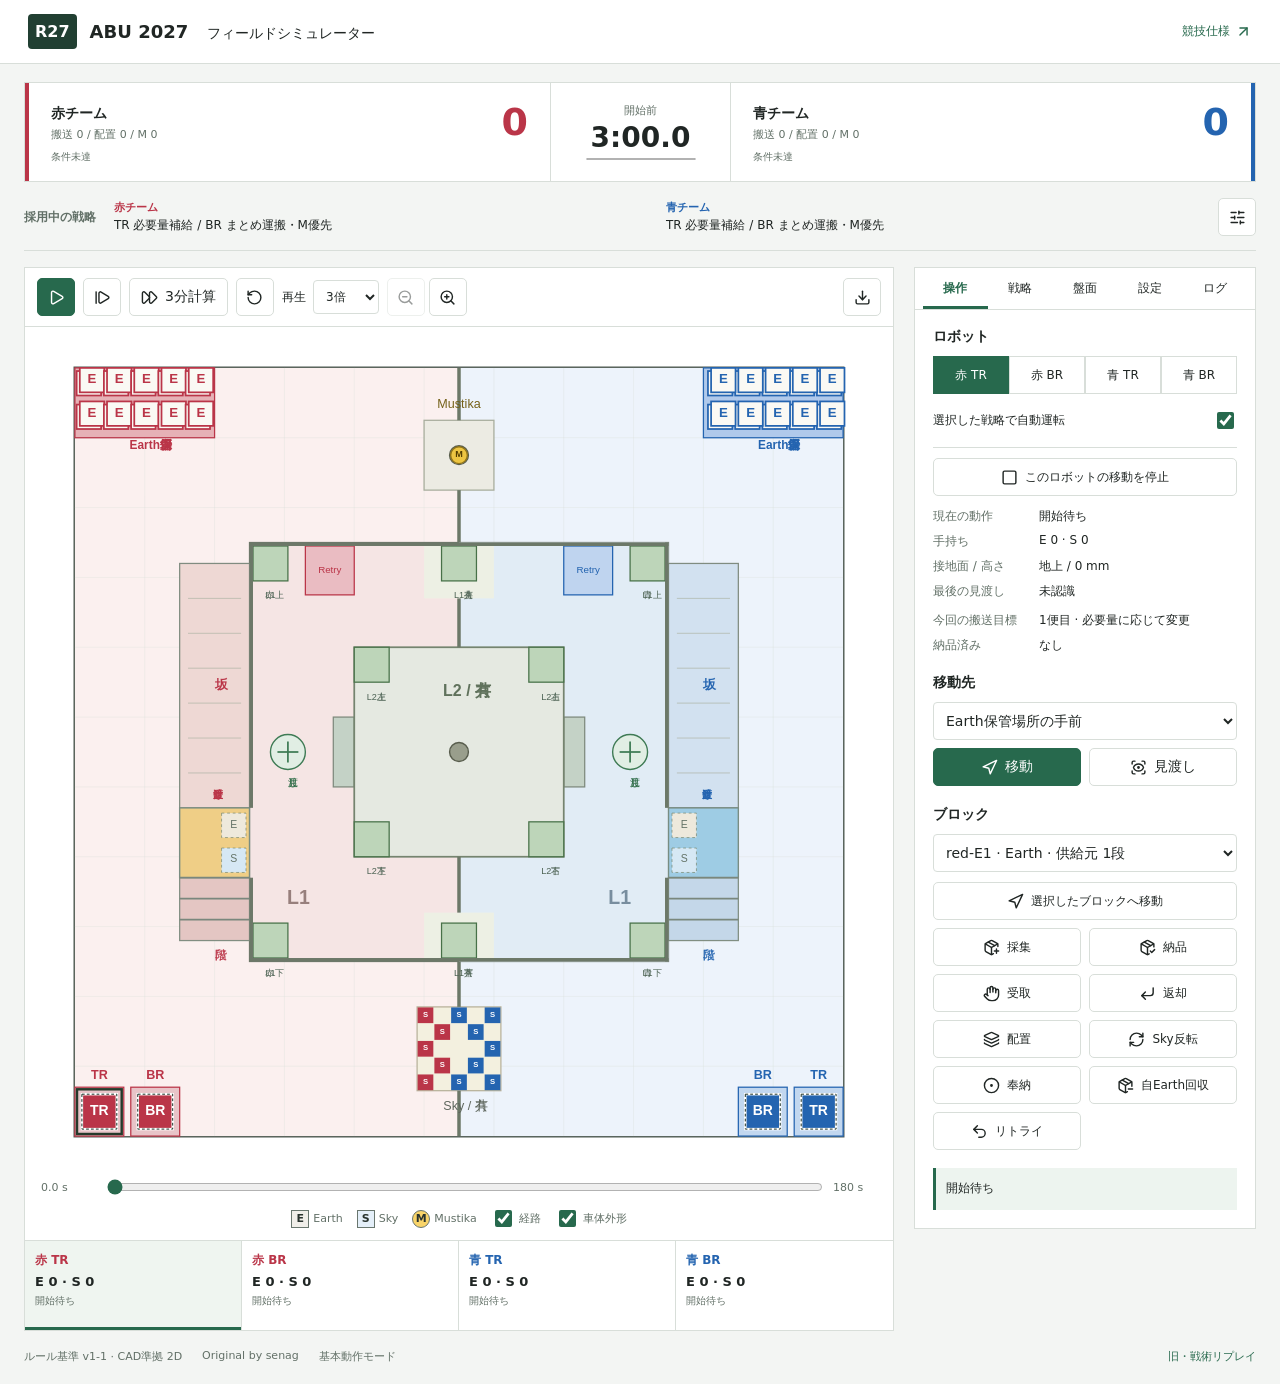
<file: index.html>
<!doctype html>
<html lang="ja">
<head>
  <meta charset="utf-8"><meta name="viewport" content="width=device-width,initial-scale=1">
  <title>ABU 2027 フィールドシミュレーター</title>
  <link rel="stylesheet" href="sim/style.css">
</head>
<body>
  <header class="topbar"><div><span class="brand-mark">R27</span><h1>ABU 2027 <span>フィールドシミュレーター</span></h1></div><a href="SIMULATION_RULES.md" target="_blank">競技仕様 <i data-lucide="arrow-up-right"></i></a></header>
  <main>
    <section class="matchbar" aria-label="試合状況">
      <div class="team-score red"><span>赤チーム</span><strong id="red-score">0</strong><small id="red-detail"></small><span id="red-mandate" class="mandate">条件未達</span></div>
      <div class="clock"><span id="match-state">開始前</span><strong id="clock">3:00.0</strong><progress id="progress" max="180" value="0"></progress></div>
      <div class="team-score blue"><span>青チーム</span><strong id="blue-score">0</strong><small id="blue-detail"></small><span id="blue-mandate" class="mandate">条件未達</span></div>
    </section>
    <section class="strategy-bar" aria-label="採用中の戦略">
      <strong class="strategy-bar-title">採用中の戦略</strong>
      <div class="strategy-current"><strong class="team-red">赤チーム</strong><span id="red-strategy-summary"></span></div>
      <div class="strategy-current"><strong class="team-blue">青チーム</strong><span id="blue-strategy-summary"></span></div>
      <button id="edit-strategies" class="icon" title="戦略を選択" aria-label="戦略を選択"><i data-lucide="sliders-horizontal"></i></button>
    </section>
    <div class="workspace">
      <section class="field-panel">
        <div class="toolbar">
          <button id="play" class="icon primary" title="開始・一時停止" aria-label="開始・一時停止"><i data-lucide="play"></i></button>
          <button id="step" class="icon" title="0.5秒進める" aria-label="0.5秒進める"><i data-lucide="step-forward"></i></button>
          <button id="finish" title="180秒まで計算"><i data-lucide="fast-forward"></i><span>3分計算</span></button>
          <button id="reset" class="icon" title="初期状態に戻す" aria-label="初期状態に戻す"><i data-lucide="rotate-ccw"></i></button>
          <label class="rate-label">再生<select id="rate"><option value="1">1倍</option><option value="3" selected>3倍</option><option value="5">5倍</option><option value="20">20倍</option><option value="60">60倍</option></select></label>
          <div class="zoom-tools"><button id="zoom-out" class="icon" title="フィールドを縮小" aria-label="フィールドを縮小"><i data-lucide="zoom-out"></i></button><button id="zoom-in" class="icon" title="フィールドを拡大" aria-label="フィールドを拡大"><i data-lucide="zoom-in"></i></button></div>
          <button id="download" class="icon push" title="試合ログを保存" aria-label="試合ログを保存"><i data-lucide="download"></i></button>
        </div>
        <div class="field-wrap"><canvas id="field" width="1000" height="1000" aria-label="競技フィールド。タップして移動先を指定"></canvas></div>
        <div class="timeline"><span id="elapsed">0.0 s</span><input id="timeline" type="range" min="0" max="180" step="0.5" value="0" aria-label="リプレイ時刻"><span>180 s</span></div>
        <div class="legend"><span><b class="earth-symbol">E</b> Earth</span><span><b class="sky-symbol">S</b> Sky</span><span><b class="mustika-symbol">M</b> Mustika</span><label><input id="show-path" type="checkbox" checked>経路</label><label><input id="show-body" type="checkbox" checked>車体外形</label></div>
        <div class="robot-strip" id="robots"></div>
      </section>
      <aside>
        <nav class="tabs" aria-label="表示切替"><button class="active" data-tab="operate">操作</button><button data-tab="strategies">戦略</button><button data-tab="state">盤面</button><button data-tab="settings">設定</button><button data-tab="log">ログ</button></nav>
        <section id="tab-operate" class="tab-content">
          <h2>ロボット</h2>
          <div id="robot-select" class="segmented"><button data-robot="redTR" class="active">赤 TR</button><button data-robot="redBR">赤 BR</button><button data-robot="blueTR">青 TR</button><button data-robot="blueBR">青 BR</button></div>
          <label class="toggle-row"><span>選択した戦略で自動運転</span><input id="auto" type="checkbox" checked></label>
          <button id="stop-robot" class="stop-robot" title="移動を停止して自動運転を解除"><i data-lucide="square"></i>このロボットの移動を停止</button>
          <dl class="robot-data"><div><dt>現在の動作</dt><dd id="robot-status"></dd></div><div><dt>手持ち</dt><dd id="robot-cargo"></dd></div><div><dt>接地面 / 高さ</dt><dd id="robot-ground"></dd></div><div><dt>最後の見渡し</dt><dd id="robot-scan"></dd></div></dl>
          <dl id="br-decision" class="robot-data" hidden><div><dt>選択した作業</dt><dd id="decision-summary"></dd></div><div><dt>今回の予測加点</dt><dd id="decision-gain"></dd></div><div><dt>計画全体の予測</dt><dd id="decision-horizon"></dd></div><div id="decision-assessment" hidden><dt>選択の理由</dt><dd id="decision-reason"></dd></div></dl>
          <dl id="br-work" class="robot-data" hidden><div><dt>現在の方針</dt><dd id="robot-phase"></dd></div><div><dt>作業予定</dt><dd><ol id="pending-work"></ol></dd></div></dl>
          <dl class="robot-data" id="transport-data"><div><dt>今回の搬送目標</dt><dd id="robot-plan"></dd></div><div><dt>納品済み</dt><dd id="robot-deliveries"></dd></div></dl>
          <h2>移動先</h2><select id="destination" aria-label="移動先"></select>
          <div class="command-row"><button id="move" class="primary"><i data-lucide="navigation"></i>移動</button><button id="scan"><i data-lucide="scan-eye"></i>見渡し</button></div>
          <h2>ブロック</h2><select id="object-select" aria-label="対象ブロック"></select>
          <button id="approach-object" class="stop-robot"><i data-lucide="navigation"></i>選択したブロックへ移動</button>
          <div class="command-grid"><button id="pickup"><i data-lucide="package-plus"></i>採集</button><button id="unload"><i data-lucide="package-check"></i>納品</button><button id="receive"><i data-lucide="hand"></i>受取</button><button id="return"><i data-lucide="corner-down-left"></i>返却</button><button id="place"><i data-lucide="layers"></i>配置</button><button id="flip"><i data-lucide="refresh-cw"></i>Sky反転</button><button id="enshrine"><i data-lucide="circle-dot"></i>奉納</button><button id="recover"><i data-lucide="package-minus"></i>自Earth回収</button><button id="retry"><i data-lucide="undo-2"></i>リトライ</button></div>
          <div id="feedback" role="status" class="feedback">開始待ち</div>
        </section>
        <section id="tab-state" class="tab-content" hidden><h2>受け渡し区画</h2><div id="transfer-state"></div><h2>サンクチュアリ達成履歴</h2><div id="sanctuary-state"></div><h2>タワー</h2><div id="tower-state"></div><h2>供給元</h2><div id="source-state"></div></section>
        <section id="tab-strategies" class="tab-content" hidden>
          <h2>戦略の組み合わせ</h2>
          <div id="strategy-selectors"></div>
          <div class="strategy-apply"><span id="strategy-status" role="status">適用済み</span><button id="apply-strategies" class="primary"><i data-lucide="check"></i>この戦略で初期化</button><button id="revert-strategies" class="icon" title="未適用の戦略変更を戻す" aria-label="未適用の戦略変更を戻す"><i data-lucide="undo-2"></i></button></div>
        </section>
        <section id="tab-settings" class="tab-content" hidden>
          <h2>走行・動作条件</h2>
          <label>赤の速度・加速度倍率<select id="red-speed"><option value="1">同等</option><option value="0.75">3/4</option><option value="0.5">1/2</option><option value="0.25">1/4</option></select></label>
          <label>青の速度・加速度倍率<select id="blue-speed"><option value="1">同等</option><option value="0.75">3/4</option><option value="0.5">1/2</option><option value="0.25">1/4</option></select></label>
          <label>最高速度 (m/s)<input id="max-speed" type="number" min="0.2" max="10" step="0.1" value="7"></label>
          <label>最高加速度 (m/s²)<input id="acceleration" type="number" min="0.1" max="10" step="0.1" value="3.5"></label>
          <label>見渡し停止 (秒)<input id="scan-seconds" type="number" min="0.5" max="15" step="0.5" value="1"></label>
          <label>坂の速度係数<input id="ramp-factor" type="number" min="0.1" max="1" step="0.05" value="0.55"></label>
          <label>階段の移動速度 (m/s)<input id="stair-speed" type="number" min="0.05" max="1" step="0.05" value="0.25"></label>
          <label>段ごとの停止 (秒)<input id="stair-pause" type="number" min="0.1" max="5" step="0.1" value="0.6"></label>
          <button id="apply-settings" class="primary">適用して初期化</button>
          <details><summary>モデルの前提・未対応</summary><ul><li>車体は500 mm角。姿勢変化・転倒は未計算。</li><li>受け渡し在庫はEarth専用3個・Sky専用4個。BRの返却分を確保する仮設定。</li><li>Mustikaは受け渡し区画内でTR保持からBRへ直接受取。床置きなし。</li><li>見渡し時の認識は誤差・遮蔽なし。配置失敗時は現地停止で再認識可。</li><li>坂・階段・把持・配置の時間は仮の性能値。</li><li>Earth/Skyの直接手渡し、Mustika混載、Earth/Sky保持中の手動リトライ、規定外の積み方は未対応。</li><li>故意の妨害・失格は自動裁定しない。</li><li>速度比較は運動性能のみを変更。撮影時間は共通。</li></ul></details>
        </section>
        <section id="tab-log" class="tab-content" hidden><div class="heading-row"><h2>動作・ルール判定</h2><label><input id="errors-only" type="checkbox">注意のみ</label></div><ol id="event-log"></ol></section>
      </aside>
    </div>
  </main>
  <footer><span>ルール基準 v1-1 · CAD準拠 2D</span><span>Original by senag</span><span id="run-summary">基本動作モード</span><a href="tactical-replay.html">旧・戦術リプレイ</a></footer>
  <script src="vendor/astar.js"></script><script src="vendor/lucide.min.js"></script><script src="sim/field.js"></script><script src="sim/engine.js"></script><script src="sim/score-planner.js"></script><script src="sim/efficient-strategy.js"></script><script src="sim/match-strategies.js"></script><script src="sim/competitive-strategies.js"></script><script src="sim/controllers.js"></script><script src="sim/view.js"></script>
</body>
</html>
</file>
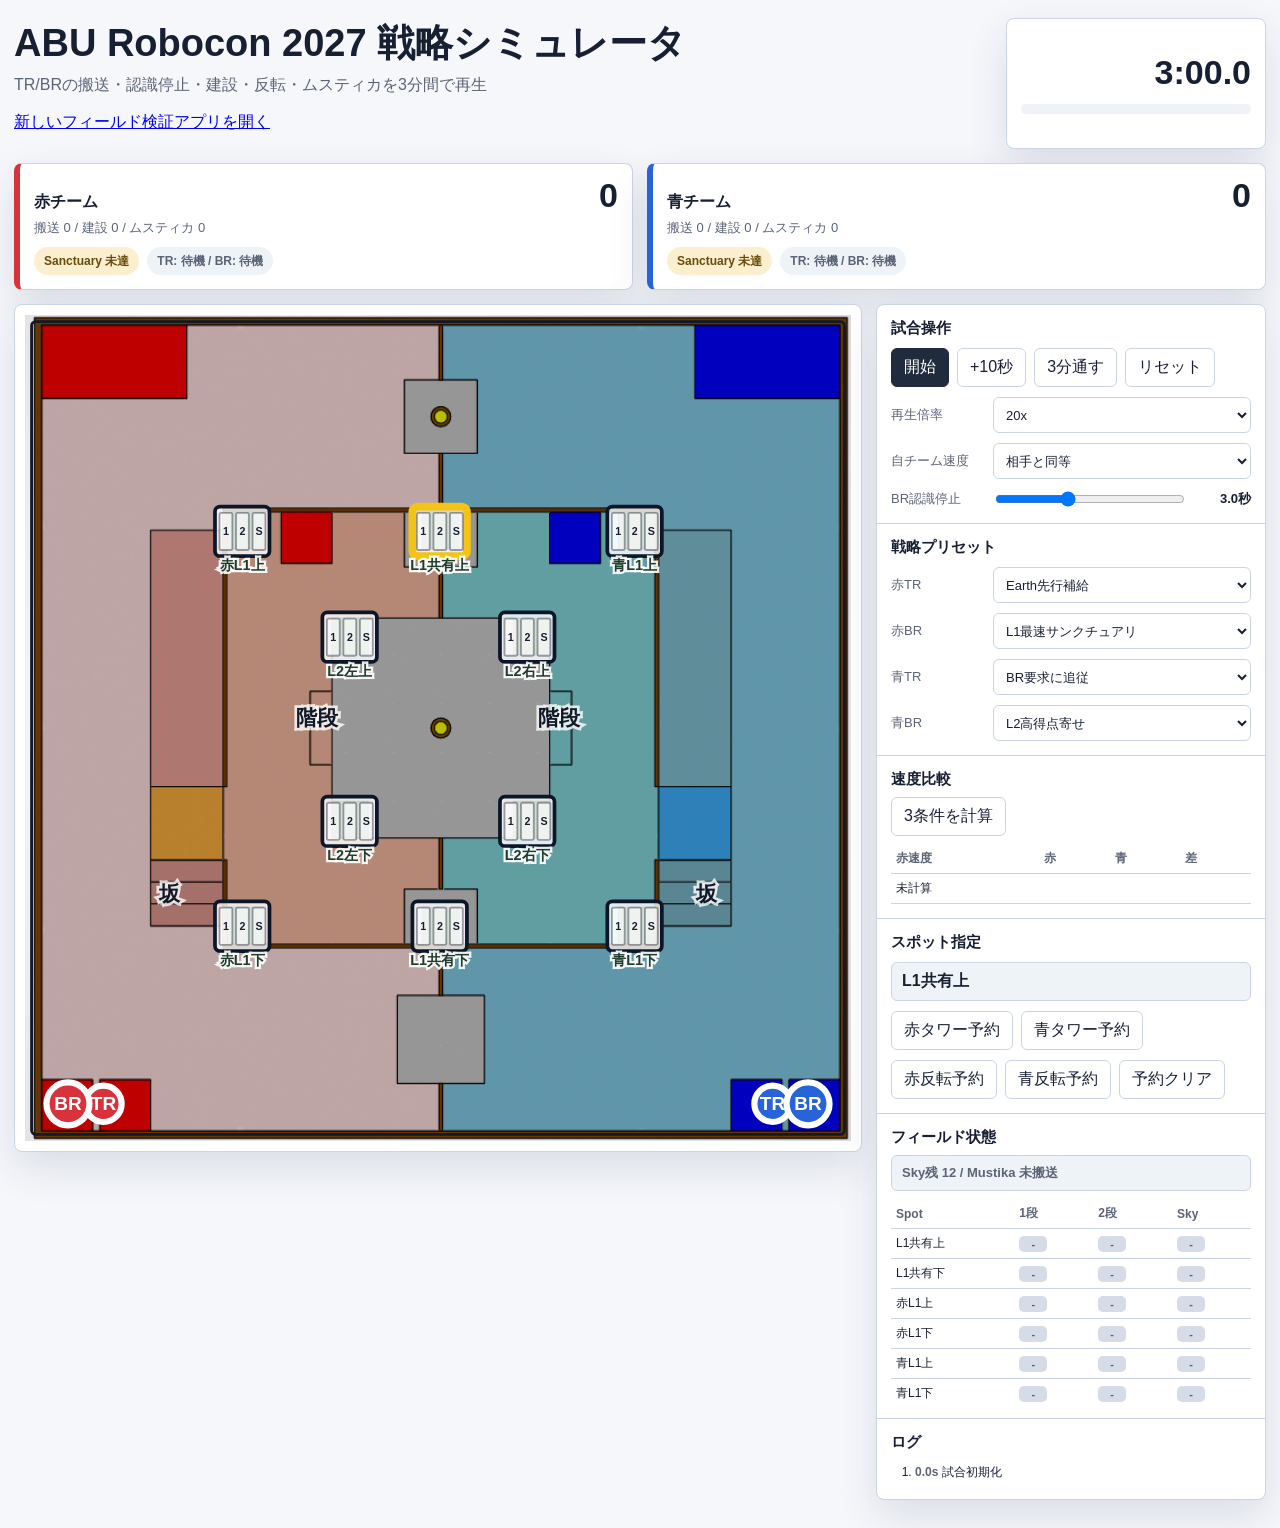
<file: legacy-simulator.html>
<!doctype html>
<html lang="ja">
<head>
  <meta charset="utf-8">
  <meta name="viewport" content="width=device-width, initial-scale=1">
  <title>ABU Robocon 2027 Strategy Simulator</title>
  <link rel="stylesheet" href="styles.css">
</head>
<body>
  <main class="app-shell">
    <header class="topbar">
      <div>
        <h1>ABU Robocon 2027 戦略シミュレータ</h1>
        <p class="subhead">TR/BRの搬送・認識停止・建設・反転・ムスティカを3分間で再生</p>
        <p><a href="field-simulator.html">新しいフィールド検証アプリを開く</a></p>
      </div>
      <div class="clock-card" aria-live="polite">
        <span id="match-time">3:00.0</span>
        <div class="time-track" aria-hidden="true">
          <div id="time-fill"></div>
        </div>
      </div>
    </header>

    <section class="scoreboard" aria-live="polite">
      <article class="team-summary red-team">
        <div class="team-heading">
          <span>赤チーム</span>
          <strong id="red-score">0</strong>
        </div>
        <div class="score-detail" id="red-breakdown">搬送 0 / 建設 0 / ムスティカ 0</div>
        <div class="team-flags">
          <span id="red-sanctuary" class="flag">Sanctuary 未達</span>
          <span id="red-action" class="flag quiet">待機</span>
        </div>
      </article>
      <article class="team-summary blue-team">
        <div class="team-heading">
          <span>青チーム</span>
          <strong id="blue-score">0</strong>
        </div>
        <div class="score-detail" id="blue-breakdown">搬送 0 / 建設 0 / ムスティカ 0</div>
        <div class="team-flags">
          <span id="blue-sanctuary" class="flag">Sanctuary 未達</span>
          <span id="blue-action" class="flag quiet">待機</span>
        </div>
      </article>
    </section>

    <section class="workspace">
      <div class="field-wrap">
        <svg id="field" viewBox="0 0 100 100" role="img" aria-labelledby="field-title field-desc">
          <title id="field-title">Robocon 2027 simulation field</title>
          <desc id="field-desc">SolidWorksモデル由来のフィールド画像を背景にし、ロボット、移動軌跡、建設スポット状態を重ねて表示します。</desc>
          <image class="field-photo" href="assets/solidworks-field-top.png" x="0" y="0" width="100" height="100" preserveAspectRatio="none"></image>
          <rect class="field-image-border" x="0.8" y="0.8" width="98.4" height="98.4" rx="0.5"></rect>
          <g class="field-annotations">
            <text x="17.5" y="71" text-anchor="middle">坂</text>
            <text x="82.5" y="71" text-anchor="middle">坂</text>
            <text x="35.3" y="49.6" text-anchor="middle">階段</text>
            <text x="64.7" y="49.6" text-anchor="middle">階段</text>
          </g>
          <g id="spot-layer"></g>
          <g id="path-layer"></g>
          <g id="robot-layer"></g>
        </svg>
      </div>

      <aside class="side-panel">
        <section class="panel-section">
          <h2>試合操作</h2>
          <div class="button-row">
            <button id="play-toggle" type="button" class="primary">開始</button>
            <button id="step-button" type="button">+10秒</button>
            <button id="finish-button" type="button">3分通す</button>
            <button id="reset-button" type="button">リセット</button>
          </div>
          <label class="field-control">
            <span>再生倍率</span>
            <select id="playback-rate">
              <option value="1">1x</option>
              <option value="5">5x</option>
              <option value="20" selected>20x</option>
              <option value="60">60x</option>
            </select>
          </label>
          <label class="field-control">
            <span>自チーム速度</span>
            <select id="red-speed">
              <option value="1" selected>相手と同等</option>
              <option value="0.5">相手の1/2</option>
              <option value="0.25">相手の1/4</option>
            </select>
          </label>
          <label class="field-control">
            <span>BR認識停止</span>
            <input id="scan-time" type="range" min="0" max="8" step="0.5" value="3">
            <strong id="scan-label">3.0秒</strong>
          </label>
        </section>

        <section class="panel-section">
          <h2>戦略プリセット</h2>
          <label class="field-control">
            <span>赤TR</span>
            <select id="red-tr-strategy"></select>
          </label>
          <label class="field-control">
            <span>赤BR</span>
            <select id="red-br-strategy"></select>
          </label>
          <label class="field-control">
            <span>青TR</span>
            <select id="blue-tr-strategy"></select>
          </label>
          <label class="field-control">
            <span>青BR</span>
            <select id="blue-br-strategy"></select>
          </label>
        </section>

        <section class="panel-section compact">
          <h2>速度比較</h2>
          <div class="button-row">
            <button id="compare-button" type="button">3条件を計算</button>
          </div>
          <div class="table-wrap">
            <table>
              <thead>
                <tr>
                  <th>赤速度</th>
                  <th>赤</th>
                  <th>青</th>
                  <th>差</th>
                </tr>
              </thead>
              <tbody id="comparison-table">
                <tr><td colspan="4">未計算</td></tr>
              </tbody>
            </table>
          </div>
        </section>

        <section class="panel-section">
          <h2>スポット指定</h2>
          <div class="selected-spot" id="selected-spot">L1共有A</div>
          <div class="button-row">
            <button id="red-add-tower" type="button">赤タワー予約</button>
            <button id="blue-add-tower" type="button">青タワー予約</button>
          </div>
          <div class="button-row">
            <button id="red-add-flip" type="button">赤反転予約</button>
            <button id="blue-add-flip" type="button">青反転予約</button>
            <button id="clear-custom" type="button">予約クリア</button>
          </div>
        </section>

        <section class="panel-section compact">
          <h2>フィールド状態</h2>
          <div id="stock-line" class="stock-line">Sky残 12 / Mustika 未搬送</div>
          <div class="table-wrap">
            <table>
              <thead>
                <tr>
                  <th>Spot</th>
                  <th>1段</th>
                  <th>2段</th>
                  <th>Sky</th>
                </tr>
              </thead>
              <tbody id="tower-table"></tbody>
            </table>
          </div>
        </section>

        <section class="panel-section compact">
          <h2>ログ</h2>
          <ol id="event-log" class="event-log" aria-live="polite"></ol>
        </section>
      </aside>
    </section>
  </main>

  <script src="app.js"></script>
</body>
</html>
</file>
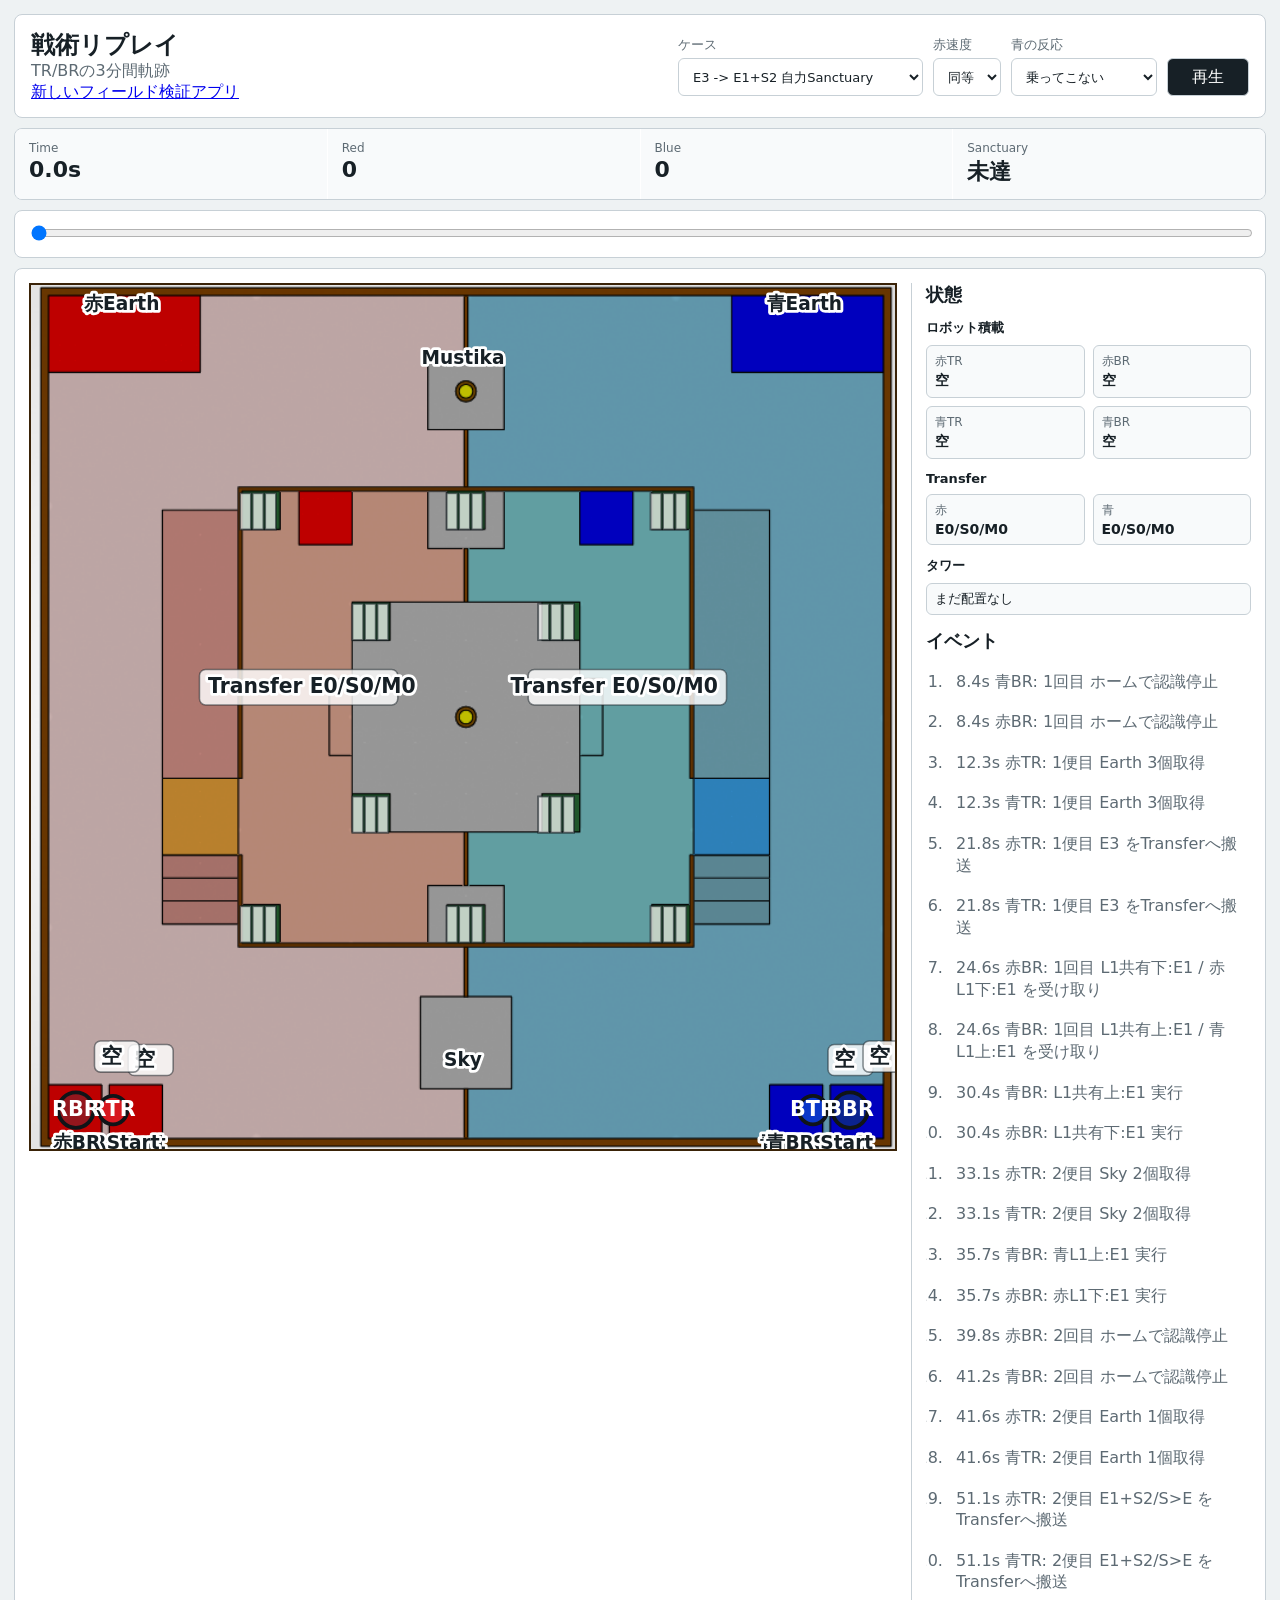
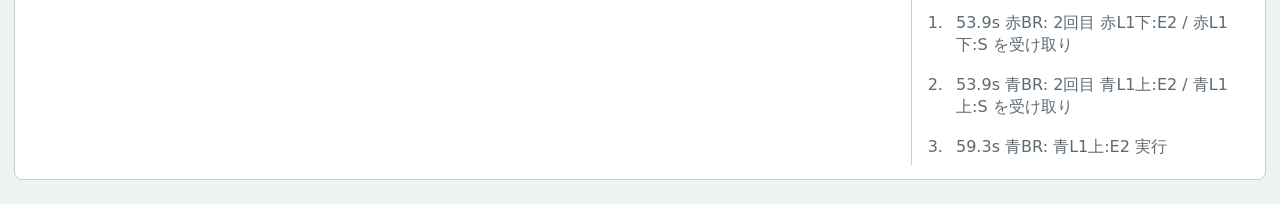
<file: tactical-replay.html>
<!doctype html>
<html lang="ja">
  <head>
    <meta charset="utf-8">
    <meta name="viewport" content="width=device-width, initial-scale=1">
    <title>ABU Robocon 2027 Tactical Replay</title>
    <link rel="stylesheet" href="tactical-replay.css">
  </head>
  <body>
    <main class="app-shell">
      <header class="topbar">
        <div>
          <h1>戦術リプレイ</h1>
          <p>TR/BRの3分間軌跡</p>
          <p><a href="field-simulator.html">新しいフィールド検証アプリ</a></p>
        </div>
        <div class="controls">
          <label>
            ケース
            <select id="case-select">
              <option value="stable-self">E3 -> E1+S2 自力Sanctuary</option>
              <option value="flip-trap">E2 -> E1+S1 共有餌からSky反転</option>
              <option value="poach">相手1段目をE+Sで漁夫完成</option>
            </select>
          </label>
          <label>
            赤速度
            <select id="speed-select">
              <option value="1">同等</option>
              <option value="0.75">3/4</option>
              <option value="0.5">1/2</option>
              <option value="0.25">1/4</option>
            </select>
          </label>
          <label>
            青の反応
            <select id="blue-response-select">
              <option value="ignore">乗ってこない</option>
              <option value="join">共有に乗ってくる</option>
            </select>
          </label>
          <button type="button" id="play-button">再生</button>
        </div>
      </header>

      <section class="status-grid" aria-live="polite">
        <div>
          <span>Time</span>
          <strong id="time-label">0.0s</strong>
        </div>
        <div>
          <span>Red</span>
          <strong id="red-score">0</strong>
        </div>
        <div>
          <span>Blue</span>
          <strong id="blue-score">0</strong>
        </div>
        <div>
          <span>Sanctuary</span>
          <strong id="sanctuary-label">未達</strong>
        </div>
      </section>

      <section class="timeline">
        <input id="time-slider" type="range" min="0" max="180" value="0" step="0.1" aria-label="再生時刻">
      </section>

      <section class="layout">
        <div class="field-wrap">
          <svg id="field" viewBox="0 0 100 100" role="img" aria-label="ABU Robocon 2027 field replay">
            <image href="assets/solidworks-field-top.png" x="0" y="0" width="100" height="100" preserveAspectRatio="none"></image>
            <g id="annotation-layer"></g>
            <g id="trail-layer"></g>
            <g id="tower-layer"></g>
            <g id="robot-layer"></g>
          </svg>
        </div>

        <aside class="side-panel">
          <section class="state-panel">
            <h2>状態</h2>
            <div class="state-section">
              <h3>ロボット積載</h3>
              <div class="state-grid">
                <div><span>赤TR</span><strong id="red-tr-cargo">空</strong></div>
                <div><span>赤BR</span><strong id="red-br-cargo">空</strong></div>
                <div><span>青TR</span><strong id="blue-tr-cargo">空</strong></div>
                <div><span>青BR</span><strong id="blue-br-cargo">空</strong></div>
              </div>
            </div>
            <div class="state-section">
              <h3>Transfer</h3>
              <div class="state-grid">
                <div><span>赤</span><strong id="red-transfer">E0 / S0 / M0</strong></div>
                <div><span>青</span><strong id="blue-transfer">E0 / S0 / M0</strong></div>
              </div>
            </div>
            <div class="state-section">
              <h3>タワー</h3>
              <ul id="tower-state-list" class="tower-state-list"></ul>
            </div>
          </section>

          <section class="event-panel">
            <h2>イベント</h2>
            <ol id="event-list"></ol>
          </section>
        </aside>
      </section>
    </main>

    <script src="tactical-replay.js"></script>
  </body>
</html>
</file>
<file: sim/style.css>
:root{font-family:"Yu Gothic UI","Meiryo",system-ui,sans-serif;color:#202624;background:#f3f5f3;font-size:14px;letter-spacing:0;--line:#d8ded9;--muted:#627067;--red:#ba3548;--blue:#2464b0;--green:#27694d}*{box-sizing:border-box}body{margin:0}button,input,select{font:inherit}button,a,input,select{touch-action:manipulation}button{display:inline-flex;align-items:center;justify-content:center;gap:7px;min-height:38px;border:1px solid var(--line);border-radius:5px;background:white;color:inherit;padding:7px 11px;cursor:pointer;white-space:nowrap}button:hover{background:#edf3ee;border-color:#9cb2a2}button:focus-visible,a:focus-visible,input:focus-visible,select:focus-visible{outline:3px solid #88b89c;outline-offset:2px}button:disabled{opacity:.45;cursor:not-allowed}.primary{background:var(--green);color:#fff;border-color:var(--green)}.primary:hover{background:#20583f}.icon{width:38px;padding:8px;flex:0 0 38px}svg.lucide{width:17px;height:17px;flex-shrink:0}select,input[type=number]{border:1px solid var(--line);border-radius:4px;min-height:38px;padding:6px 8px;min-width:0;max-width:100%;background:white;color:inherit}input[type=checkbox]{accent-color:var(--green);width:17px;height:17px}input[type=range]{accent-color:var(--green);min-width:0}a{color:var(--green);text-decoration:none}h1,h2,p{margin:0}h1{font-size:18px;font-weight:700}h1 span{font-size:14px;font-weight:500;margin-left:12px}h2{font-size:14px;margin:20px 0 10px}h2:first-child{margin-top:0}.topbar{height:64px;background:white;border-bottom:1px solid var(--line);display:flex;justify-content:space-between;align-items:center;padding:0 28px;gap:16px}.topbar>div{display:flex;align-items:center;gap:13px;min-width:0}.brand-mark{font-weight:800;font-size:16px;background:#213f32;color:white;padding:8px 7px;border-radius:4px}.topbar>a{display:flex;align-items:center;gap:5px;font-size:12px;flex-shrink:0}main{max-width:1520px;margin:auto;padding:18px 24px}.matchbar{display:grid;grid-template-columns:1fr 180px 1fr;background:white;border:1px solid var(--line);margin-bottom:16px;min-height:100px}.team-score{position:relative;display:grid;grid-template-columns:1fr auto;align-content:center;gap:4px 12px;padding:12px 22px;border-left:4px solid var(--red)}.team-score.blue{border-left:1px solid var(--line);border-right:4px solid var(--blue)}.team-score>span:first-child{font-weight:700;align-self:end}.team-score strong{grid-row:1 / 3;grid-column:2;font-size:38px;line-height:1.2;font-variant-numeric:tabular-nums}.team-score small{font-size:11px;color:var(--muted)}.red strong{color:var(--red)}.blue strong{color:var(--blue)}.mandate{font-size:10px;color:var(--muted)}.mandate.done{color:var(--green);font-weight:700}.clock{border-left:1px solid var(--line);display:flex;flex-direction:column;align-items:center;justify-content:center;gap:3px}.clock>span{font-size:11px;color:var(--muted)}.clock strong{font-size:28px;font-variant-numeric:tabular-nums;line-height:1.2}.clock progress{width:110px;height:4px;accent-color:var(--green)}.workspace{display:grid;grid-template-columns:minmax(0,1fr) 342px;gap:20px;align-items:start}.field-panel{min-width:0;background:white;border:1px solid var(--line)}.toolbar{display:flex;gap:8px;align-items:center;padding:10px 12px;border-bottom:1px solid var(--line);flex-wrap:wrap}.push{margin-left:auto}.rate-label{display:flex;gap:7px;align-items:center;font-size:12px}.rate-label select{min-height:34px}.field-wrap{width:100%;padding:12px;max-width:850px;margin:auto}.field-wrap canvas{width:100%;height:auto;aspect-ratio:1;display:block;cursor:crosshair}.timeline{display:grid;grid-template-columns:56px 1fr 44px;gap:8px;align-items:center;padding:0 16px;font-size:11px;color:var(--muted);font-variant-numeric:tabular-nums}.legend{display:flex;gap:14px;justify-content:center;align-items:center;padding:10px;font-size:11px;color:var(--muted);flex-wrap:wrap}.legend>span,.legend label{display:flex;align-items:center;gap:4px}.legend b{display:inline-grid;place-items:center;width:18px;height:18px;border:1px solid #69766e;background:#f0eee9;color:#29332e;font-size:11px}.legend .sky-symbol{background:#e4eff9}.legend .mustika-symbol{border-radius:50%;background:#f9d469}.robot-strip{display:grid;grid-template-columns:repeat(4,minmax(0,1fr));border-top:1px solid var(--line)}.robot-tile{padding:10px;min-width:0;border-right:1px solid var(--line);cursor:pointer}.robot-tile:last-child{border-right:0}.robot-tile.active{background:#eff5f0;box-shadow:inset 0 -3px var(--green)}.robot-tile strong{font-size:12px}.robot-tile .cargo{font-size:13px;font-weight:700;margin:5px 0}.robot-tile small{display:block;font-size:10px;color:var(--muted);overflow-wrap:anywhere;min-height:26px}aside{background:white;border:1px solid var(--line);min-width:0}.tabs{display:flex;border-bottom:1px solid var(--line);padding:0 8px}.tabs button{border:0;border-radius:0;flex:1;padding:12px 4px;font-size:12px;background:none;min-width:0}.tabs button.active{box-shadow:inset 0 -3px var(--green);color:var(--green);font-weight:700}.tab-content{padding:18px}.tab-content[hidden]{display:none}.segmented{display:grid;grid-template-columns:repeat(4,1fr)}.segmented button{border-radius:0;padding:7px 3px;font-size:12px}.segmented button.active{background:var(--green);border-color:var(--green);color:white}.toggle-row{display:flex;align-items:center;justify-content:space-between;padding:15px 0;border-bottom:1px solid var(--line);font-size:12px}.robot-data{margin:12px 0}.robot-data>div{display:grid;grid-template-columns:106px minmax(0,1fr);margin:8px 0;font-size:12px}.robot-data dt{color:var(--muted)}.robot-data dd{margin:0;overflow-wrap:anywhere}.tab-content>select{width:100%}.command-row{display:grid;grid-template-columns:1fr 1fr;gap:8px;margin-top:8px}.command-grid{display:grid;grid-template-columns:1fr 1fr;gap:8px;margin-top:8px}.command-grid button{font-size:12px;min-height:38px}.feedback{margin-top:18px;border-left:3px solid var(--green);padding:10px;background:#edf4ef;line-height:1.7;font-size:12px;overflow-wrap:anywhere;min-height:42px}.feedback.error{background:#fff0ed;border-color:#b84d3b}.feedback.warn{background:#fff7dd;border-color:#a08120}#tab-settings>label{display:grid;grid-template-columns:minmax(0,1fr) 100px;gap:10px;align-items:center;font-size:12px;margin:12px 0}#apply-settings{width:100%;margin-top:12px}details{margin-top:18px;border-top:1px solid var(--line);padding-top:14px;font-size:12px;color:var(--muted);line-height:1.7}summary{cursor:pointer;font-weight:700}details ul{padding-left:18px}details li{margin:7px 0}.stock-row{padding:10px 0;border-bottom:1px solid var(--line);font-size:12px}.stock-row strong{display:block;margin-bottom:5px}.stock-row small{color:var(--muted);display:block;margin-top:4px}.tower-row{display:grid;grid-template-columns:85px repeat(3,1fr);align-items:center;gap:4px;padding:7px 0;border-bottom:1px solid #e7ebe8;font-size:11px}.block-chip{display:grid;place-items:center;min-height:24px;background:#f0f2f0;color:#777;border-radius:3px;border:1px solid var(--line)}.block-chip.red{background:#f9e1e5;color:#a52b3e;border-color:#e6b4bc}.block-chip.blue{background:#dfeafa;color:#205496;border-color:#b4cceb}.heading-row{display:flex;justify-content:space-between;gap:5px;align-items:center}.heading-row h2{margin:0}.heading-row label{font-size:11px;display:flex;align-items:center}#event-log{list-style:none;padding:0;margin:12px 0 0;max-height:690px;overflow:auto}#event-log li{border-bottom:1px solid var(--line);padding:10px 0;font-size:11px;line-height:1.6}#event-log time{color:var(--muted);margin-right:7px;font-variant-numeric:tabular-nums}#event-log .rule{color:#a64635}footer{max-width:1520px;margin:auto;padding:0 24px 20px;display:flex;gap:20px;font-size:11px;color:var(--muted);flex-wrap:wrap}footer a{margin-left:auto}@media(min-width:1450px){.workspace{grid-template-columns:minmax(0,1fr) 370px}.field-wrap{max-width:790px}}@media(max-width:960px){main{padding:12px}.workspace{grid-template-columns:minmax(0,1fr) 310px;gap:12px}.topbar{padding:0 16px}h1 span{display:block;margin:2px 0 0;font-size:12px}.tab-content{padding:14px}.team-score{padding:10px 12px}.team-score strong{font-size:30px}.matchbar{grid-template-columns:1fr 130px 1fr}.field-wrap{padding:6px}.robot-strip{grid-template-columns:repeat(2,minmax(0,1fr))}.robot-tile:nth-child(2){border-right:0}.robot-tile:nth-child(-n+2){border-bottom:1px solid var(--line)}}@media(max-width:700px){.workspace{grid-template-columns:1fr}.topbar{height:62px;padding:0 12px}.topbar>a{font-size:11px}.brand-mark{font-size:13px}h1{font-size:16px}.matchbar{grid-template-columns:1fr 108px 1fr;min-height:104px;margin-bottom:12px}.team-score{display:flex;flex-direction:column;gap:1px;padding:8px 10px}.team-score>span:first-child{align-self:auto;font-size:12px}.team-score strong{font-size:28px}.team-score small{font-size:9px}.clock strong{font-size:23px}.clock progress{width:80px}.toolbar{gap:6px;padding:8px}.toolbar button{min-height:36px}.toolbar #finish span{font-size:12px}.rate-label{font-size:11px}.legend{gap:9px}.robot-strip{grid-template-columns:repeat(4,minmax(0,1fr))}.robot-tile{padding:8px 5px}.robot-tile:nth-child(2){border-right:1px solid var(--line)}.robot-tile:nth-child(-n+2){border-bottom:0}.robot-tile .cargo{font-size:11px}.robot-tile small{font-size:9px}.tabs{position:sticky;top:0;background:white;z-index:2}.tab-content{padding:16px}.command-grid{grid-template-columns:repeat(2,minmax(0,1fr))}footer{padding:2px 12px 18px;gap:8px}footer a{margin-left:0}}
.field-wrap{overflow:auto}.field-wrap.zoomed{max-height:75vh;overscroll-behavior:contain}.zoom-tools{display:flex;gap:4px}.stop-robot{width:100%;margin:10px 0 0;font-size:12px}
.strategy-bar{display:grid;grid-template-columns:auto minmax(0,1fr) minmax(0,1fr) 38px;gap:18px;align-items:center;padding:0 0 14px;margin-bottom:16px;border-bottom:1px solid var(--line)}
.strategy-bar-title{font-size:12px;color:var(--muted)}.strategy-current{min-width:0;font-size:12px;line-height:1.6}.strategy-current>strong{display:block;font-size:11px}.strategy-current>span{overflow-wrap:anywhere}.team-red{color:var(--red)}.team-blue{color:var(--blue)}
.strategy-team{min-width:0;margin:18px 0 0;padding:0 0 18px;border:0;border-bottom:1px solid var(--line)}.strategy-team legend{font-weight:700;font-size:13px;margin-bottom:12px;padding:0}.strategy-team label{display:grid;gap:6px;font-size:12px;margin-top:14px}.strategy-team label:first-of-type{margin-top:0}.strategy-team select{width:100%}.strategy-details{margin:8px 0 0;font-size:11px;line-height:1.7}.strategy-details>div{display:grid;grid-template-columns:72px minmax(0,1fr);gap:6px;margin:3px 0}.strategy-details dt{color:var(--muted)}.strategy-details dd{margin:0;overflow-wrap:anywhere}
.strategy-apply{display:grid;grid-template-columns:minmax(0,1fr) 38px;gap:8px;margin-top:16px}.strategy-apply>span{grid-column:1/-1;font-size:11px;color:var(--green)}.strategy-apply>span.pending{color:#966518}.strategy-apply>.primary{min-width:0;font-size:12px}
#pending-work{margin:0;padding-left:18px;line-height:1.7}
@media(max-width:700px){.strategy-bar{grid-template-columns:minmax(0,1fr) minmax(0,1fr) 38px;gap:8px 12px;padding-bottom:12px;margin-bottom:12px}.strategy-bar-title{grid-column:1/3}.strategy-bar>#edit-strategies{grid-column:3;grid-row:1/3}.strategy-current{font-size:11px;align-self:start}}
</file>
<file: styles.css>
:root {
  color-scheme: light;
  --bg: #f5f7fb;
  --ink: #172033;
  --muted: #5b6476;
  --line: #cbd4e2;
  --panel: #ffffff;
  --panel-2: #eef3f8;
  --red: #d8323c;
  --red-soft: #f7d7d9;
  --blue: #2764d8;
  --blue-soft: #dce7fb;
  --green: #2f8f54;
  --green-soft: #dff1e5;
  --gold: #c8911f;
  --gold-soft: #fbefd0;
  --violet: #6e4ad6;
  --shadow: 0 16px 40px rgba(29, 43, 70, 0.12);
  font-family: "Segoe UI", "Yu Gothic UI", "Meiryo", sans-serif;
}

* {
  box-sizing: border-box;
}

body {
  margin: 0;
  background: var(--bg);
  color: var(--ink);
}

button,
select,
input {
  font: inherit;
}

button,
select {
  min-height: 36px;
}

button {
  border: 1px solid var(--line);
  border-radius: 6px;
  background: var(--panel);
  color: var(--ink);
  padding: 8px 12px;
  cursor: pointer;
}

button:hover {
  border-color: #93a2ba;
}

button.primary {
  border-color: #202b3d;
  background: #202b3d;
  color: #ffffff;
}

button:disabled {
  cursor: default;
  opacity: 0.55;
}

select,
input[type="range"] {
  width: 100%;
}

select {
  border: 1px solid var(--line);
  border-radius: 6px;
  background: var(--panel);
  color: var(--ink);
  padding: 7px 8px;
}

.app-shell {
  width: min(1480px, calc(100% - 28px));
  margin: 0 auto;
  padding: 18px 0 28px;
}

.topbar {
  display: grid;
  grid-template-columns: minmax(0, 1fr) 260px;
  gap: 14px;
  align-items: stretch;
  margin-bottom: 14px;
}

h1,
h2 {
  margin: 0;
  font-weight: 700;
  letter-spacing: 0;
}

h1 {
  font-size: clamp(24px, 3vw, 38px);
}

h2 {
  font-size: 15px;
}

.subhead {
  margin: 6px 0 0;
  color: var(--muted);
}

.clock-card,
.team-summary,
.side-panel {
  border: 1px solid var(--line);
  border-radius: 8px;
  background: var(--panel);
  box-shadow: var(--shadow);
}

.clock-card {
  display: grid;
  align-content: center;
  gap: 12px;
  padding: 14px;
}

#match-time {
  display: block;
  font-size: 34px;
  font-weight: 800;
  font-variant-numeric: tabular-nums;
  text-align: right;
}

.time-track {
  height: 10px;
  overflow: hidden;
  border-radius: 999px;
  background: var(--panel-2);
}

#time-fill {
  width: 0%;
  height: 100%;
  border-radius: inherit;
  background: linear-gradient(90deg, var(--green), var(--gold));
}

.scoreboard {
  display: grid;
  grid-template-columns: repeat(2, minmax(0, 1fr));
  gap: 14px;
  margin-bottom: 14px;
}

.team-summary {
  padding: 14px;
}

.team-summary.red-team {
  border-left: 6px solid var(--red);
}

.team-summary.blue-team {
  border-left: 6px solid var(--blue);
}

.team-heading {
  display: flex;
  align-items: baseline;
  justify-content: space-between;
  gap: 12px;
}

.team-heading span {
  font-size: 16px;
  font-weight: 700;
}

.team-heading strong {
  font-size: 34px;
  line-height: 1;
  font-variant-numeric: tabular-nums;
}

.score-detail {
  margin-top: 6px;
  color: var(--muted);
  font-size: 13px;
}

.team-flags {
  display: flex;
  flex-wrap: wrap;
  gap: 8px;
  margin-top: 10px;
}

.flag {
  display: inline-flex;
  align-items: center;
  min-height: 28px;
  border-radius: 999px;
  background: var(--gold-soft);
  color: #6a4b09;
  padding: 4px 10px;
  font-size: 12px;
  font-weight: 700;
}

.flag.ok {
  background: var(--green-soft);
  color: #176037;
}

.flag.quiet {
  background: var(--panel-2);
  color: var(--muted);
}

.workspace {
  display: grid;
  grid-template-columns: minmax(580px, 1fr) 390px;
  gap: 14px;
  align-items: start;
}

.field-wrap {
  border: 1px solid var(--line);
  border-radius: 8px;
  background: #ffffff;
  box-shadow: var(--shadow);
  padding: 10px;
}

#field {
  display: block;
  width: 100%;
  height: auto;
  min-height: 620px;
}

.field-photo {
  opacity: 1;
}

.field-image-border {
  fill: none;
  stroke: #111827;
  stroke-width: 0.35;
  pointer-events: none;
}

.field-annotations text {
  fill: #111827;
  paint-order: stroke;
  stroke: rgba(255, 255, 255, 0.8);
  stroke-width: 0.65;
  font-size: 2.6px;
  font-weight: 800;
  pointer-events: none;
}

.field-base {
  fill: #f8fafc;
  stroke: #8d99ab;
  stroke-width: 0.35;
}

.grid-fill {
  fill: url(#grid);
  opacity: 0.5;
}

.grid-line {
  stroke: #d9e0ea;
  stroke-width: 0.2;
}

.ground {
  stroke-width: 0.35;
}

.red-ground {
  fill: #f8e4e5;
  stroke: #e6b4b7;
}

.blue-ground {
  fill: #e4ecfb;
  stroke: #b7c8ed;
}

.l1-red {
  fill: #f4cecf;
  stroke: #dca1a4;
  stroke-width: 0.4;
}

.l1-blue {
  fill: #ccdafa;
  stroke: #9fb2e5;
  stroke-width: 0.4;
}

.l1-shared {
  fill: #f7f1ce;
  stroke: #d7c98b;
  stroke-width: 0.4;
}

.l2-area {
  fill: #ddeade;
  stroke: #98b79d;
  stroke-width: 0.45;
}

.center-line {
  fill: #5b6476;
  opacity: 0.4;
}

.ramp {
  fill: #f2e5bd;
  stroke: #aa8847;
  stroke-width: 0.35;
}

.stair {
  fill: #e9ddcf;
  stroke: #a88f74;
  stroke-width: 0.35;
}

.stair-mark {
  fill: none;
  stroke: #8d745d;
  stroke-width: 0.28;
  pointer-events: none;
}

.transfer {
  fill: #ffffff;
  stroke: #34435c;
  stroke-width: 0.45;
}

.storage {
  fill: #ffffff;
  stroke-width: 0.45;
}

.red-storage {
  stroke: var(--red);
}

.blue-storage {
  stroke: var(--blue);
}

.sky-share {
  fill: #eee9d4;
  stroke: #b7a966;
  stroke-width: 0.45;
}

.pillar {
  fill: #414a5b;
  stroke: #151a24;
  stroke-width: 0.35;
}

.mustika-source {
  fill: var(--gold-soft);
  stroke: var(--gold);
  stroke-width: 0.4;
}

.field-label,
.field-labels text {
  fill: #243047;
  font-size: 2.1px;
  font-weight: 700;
  pointer-events: none;
}

.transition-label {
  font-size: 1.8px;
}

.spot {
  fill: rgba(255, 255, 255, 0.8);
  stroke: #0b1728;
  stroke-width: 0.45;
}

.spot.selected {
  stroke: #f3c316;
  stroke-width: 0.95;
}

.spot-hit {
  fill: transparent;
  cursor: pointer;
}

.spot-label {
  fill: #1f3b2b;
  paint-order: stroke;
  stroke: rgba(255, 255, 255, 0.9);
  stroke-width: 0.55;
  font-size: 1.75px;
  font-weight: 700;
  pointer-events: none;
}

.spot-mini-label {
  fill: #172033;
  font-size: 1.3px;
  font-weight: 800;
  pointer-events: none;
}

.tower-block {
  stroke: rgba(23, 32, 51, 0.45);
  stroke-width: 0.22;
  opacity: 0.9;
}

.tower-block.empty {
  fill: rgba(255, 255, 255, 0.72);
}

.tower-block.red {
  fill: var(--red);
}

.tower-block.blue {
  fill: var(--blue);
}

.tower-block.sky-neutral {
  fill: #f5f0d6;
}

.path {
  fill: none;
  stroke-width: 0.8;
  stroke-linecap: round;
  stroke-linejoin: round;
  stroke-dasharray: 1.7 1.2;
  opacity: 0.78;
}

.path.red {
  stroke: var(--red);
}

.path.blue {
  stroke: var(--blue);
}

.robot {
  stroke: #ffffff;
  stroke-width: 0.75;
}

.robot.red {
  fill: var(--red);
}

.robot.blue {
  fill: var(--blue);
}

.robot-label {
  fill: #ffffff;
  font-size: 2.3px;
  font-weight: 800;
  text-anchor: middle;
  dominant-baseline: central;
  pointer-events: none;
}

.side-panel {
  overflow: hidden;
}

.panel-section {
  display: grid;
  gap: 10px;
  padding: 14px;
  border-bottom: 1px solid var(--line);
}

.panel-section:last-child {
  border-bottom: 0;
}

.panel-section.compact {
  gap: 8px;
}

.button-row {
  display: flex;
  flex-wrap: wrap;
  gap: 8px;
}

.field-control {
  display: grid;
  grid-template-columns: 92px minmax(0, 1fr) 58px;
  gap: 10px;
  align-items: center;
  color: var(--muted);
  font-size: 13px;
}

.field-control select {
  grid-column: span 2;
}

.field-control strong {
  color: var(--ink);
  font-variant-numeric: tabular-nums;
  text-align: right;
}

.selected-spot,
.stock-line {
  min-height: 34px;
  border: 1px solid var(--line);
  border-radius: 6px;
  background: var(--panel-2);
  padding: 8px 10px;
  font-weight: 700;
}

.stock-line {
  font-size: 13px;
  color: var(--muted);
}

.table-wrap {
  max-height: 205px;
  overflow: auto;
}

table {
  width: 100%;
  border-collapse: collapse;
  font-size: 12px;
}

th,
td {
  border-bottom: 1px solid var(--line);
  padding: 6px 5px;
  text-align: left;
  vertical-align: middle;
  white-space: nowrap;
}

th {
  color: var(--muted);
  font-weight: 700;
}

.chip {
  display: inline-block;
  min-width: 28px;
  border-radius: 5px;
  padding: 2px 6px;
  color: #ffffff;
  font-size: 11px;
  font-weight: 800;
  text-align: center;
}

.chip.red {
  background: var(--red);
}

.chip.blue {
  background: var(--blue);
}

.chip.empty {
  background: #d5dce7;
  color: #596274;
}

.event-log {
  display: grid;
  gap: 6px;
  max-height: 210px;
  overflow: auto;
  margin: 0;
  padding: 0 0 0 24px;
  font-size: 12px;
}

.event-log li {
  padding: 4px 0;
}

.event-time {
  color: var(--muted);
  font-variant-numeric: tabular-nums;
  font-weight: 700;
}

@media (max-width: 1120px) {
  .workspace {
    grid-template-columns: 1fr;
  }

  .side-panel {
    display: grid;
    grid-template-columns: repeat(2, minmax(0, 1fr));
  }

  .panel-section {
    border-right: 1px solid var(--line);
  }

  .panel-section:nth-child(2n) {
    border-right: 0;
  }
}

@media (max-width: 760px) {
  .app-shell {
    width: min(100% - 18px, 1480px);
    padding-top: 10px;
  }

  .topbar,
  .scoreboard,
  .side-panel {
    grid-template-columns: 1fr;
  }

  .panel-section,
  .panel-section:nth-child(2n) {
    border-right: 0;
  }

  #match-time {
    text-align: left;
  }

  #field {
    min-height: 360px;
  }

  .field-control {
    grid-template-columns: 1fr;
  }

  .field-control select,
  .field-control strong {
    grid-column: auto;
    text-align: left;
  }
}
</file>
<file: tactical-replay.css>
:root {
  color-scheme: light;
  --bg: #eef2f3;
  --panel: #ffffff;
  --text: #172026;
  --muted: #5d6a73;
  --line: #c7d0d6;
  --red: #d71920;
  --blue: #0b37c8;
  --green: #236b3a;
  --gold: #d4b106;
}

* {
  box-sizing: border-box;
}

body {
  margin: 0;
  background: var(--bg);
  color: var(--text);
  font-family: "Segoe UI", system-ui, sans-serif;
}

.app-shell {
  width: min(1420px, calc(100vw - 28px));
  margin: 14px auto 24px;
}

.topbar,
.status-grid,
.layout,
.timeline {
  background: var(--panel);
  border: 1px solid var(--line);
  border-radius: 8px;
}

.topbar {
  display: flex;
  align-items: center;
  justify-content: space-between;
  gap: 18px;
  padding: 14px 16px;
}

h1,
h2,
h3,
p {
  margin: 0;
}

h1 {
  font-size: 24px;
  font-weight: 600;
}

h2 {
  font-size: 18px;
  font-weight: 600;
}

h3 {
  font-size: 13px;
  font-weight: 600;
}

p,
span,
label {
  color: var(--muted);
}

.controls {
  display: flex;
  align-items: end;
  gap: 10px;
  flex-wrap: wrap;
}

label {
  display: grid;
  gap: 4px;
  font-size: 13px;
}

select,
button,
input[type="range"] {
  font: inherit;
}

select,
button {
  min-height: 38px;
  border: 1px solid var(--line);
  border-radius: 6px;
  background: #fff;
  color: var(--text);
  padding: 0 10px;
}

button {
  min-width: 82px;
  background: #172026;
  color: #fff;
  cursor: pointer;
}

.status-grid {
  display: grid;
  grid-template-columns: repeat(4, 1fr);
  gap: 1px;
  margin-top: 10px;
  overflow: hidden;
}

.status-grid > div {
  min-width: 0;
  padding: 12px 14px;
  background: #f8fafb;
}

.status-grid span {
  display: block;
  font-size: 12px;
}

.status-grid strong {
  display: block;
  margin-top: 2px;
  font-size: 22px;
  font-weight: 600;
}

.timeline {
  margin-top: 10px;
  padding: 12px 14px;
}

.timeline input {
  width: 100%;
}

.layout {
  display: grid;
  grid-template-columns: minmax(0, 1fr) 340px;
  gap: 14px;
  margin-top: 10px;
  padding: 14px;
}

.field-wrap {
  min-width: 0;
}

#field {
  display: block;
  width: 100%;
  aspect-ratio: 1 / 1;
  border: 2px solid #3a2308;
  background: #adc2c4;
}

.side-panel {
  min-width: 0;
  border-left: 1px solid var(--line);
  padding-left: 14px;
  display: grid;
  gap: 14px;
  align-content: start;
}

.state-panel,
.event-panel {
  min-width: 0;
}

.state-section {
  display: grid;
  gap: 8px;
  margin-top: 12px;
}

.state-grid {
  display: grid;
  grid-template-columns: repeat(2, 1fr);
  gap: 8px;
}

.state-grid > div {
  min-width: 0;
  border: 1px solid var(--line);
  border-radius: 6px;
  padding: 7px 8px;
  background: #f8fafb;
}

.state-grid span {
  display: block;
  font-size: 12px;
}

.state-grid strong {
  display: block;
  margin-top: 2px;
  font-size: 14px;
  font-weight: 600;
}

.tower-state-list {
  display: grid;
  gap: 6px;
  margin: 0;
  padding: 0;
  list-style: none;
}

.tower-state-list li {
  border: 1px solid var(--line);
  border-radius: 6px;
  padding: 6px 8px;
  background: #f8fafb;
  font-size: 13px;
  line-height: 1.35;
}

#event-list {
  display: grid;
  gap: 7px;
  max-height: calc(100vw - 180px);
  min-height: 520px;
  overflow: auto;
  margin: 12px 0 0;
  padding-left: 22px;
}

#event-list li {
  padding: 6px 8px;
  border-radius: 6px;
  color: var(--muted);
  line-height: 1.35;
}

#event-list li.active {
  background: #eef4f7;
  color: var(--text);
}

.trail {
  fill: none;
  stroke-width: 0.55;
  stroke-linecap: round;
  stroke-linejoin: round;
  opacity: 0.8;
}

.trail.red-tr {
  stroke: #ff7676;
}

.trail.red-br {
  stroke: #b30f18;
}

.trail.blue-tr {
  stroke: #70a1ff;
}

.trail.blue-br {
  stroke: #0b37c8;
}

.robot {
  stroke: #101418;
  stroke-width: 0.45;
}

.robot-label {
  font-size: 2.4px;
  font-weight: 700;
  text-anchor: middle;
  dominant-baseline: middle;
  fill: #fff;
  pointer-events: none;
}

.cargo-label,
.field-label,
.transfer-label,
.tower-label {
  font-size: 2.45px;
  font-weight: 700;
  paint-order: stroke;
  stroke: #fff;
  stroke-width: 0.65;
  stroke-linejoin: round;
  fill: #172026;
  pointer-events: none;
}

.field-label {
  font-size: 2.15px;
}

.transfer-label {
  font-size: 2.35px;
}

.tower-label {
  font-size: 2.05px;
}

.field-marker {
  fill: rgba(255, 255, 255, 0.82);
  stroke: rgba(23, 32, 38, 0.5);
  stroke-width: 0.18;
}

.tower-slot {
  fill: rgba(255, 255, 255, 0.72);
  stroke: rgba(23, 32, 38, 0.6);
  stroke-width: 0.22;
}

.block-red {
  fill: var(--red);
}

.block-blue {
  fill: var(--blue);
}

.block-empty {
  fill: rgba(255, 255, 255, 0.72);
}

.mustika {
  fill: var(--gold);
  stroke: #3c3200;
  stroke-width: 0.25;
}

@media (max-width: 980px) {
  .topbar,
  .layout {
    grid-template-columns: 1fr;
  }

  .topbar {
    display: grid;
  }

  .status-grid {
    grid-template-columns: repeat(2, 1fr);
  }

  .event-panel {
    border-left: 0;
    padding-left: 0;
  }

  .side-panel {
    border-left: 0;
    border-top: 1px solid var(--line);
    padding-left: 0;
    padding-top: 14px;
  }

  #event-list {
    max-height: 300px;
    min-height: 0;
  }
}
</file>
